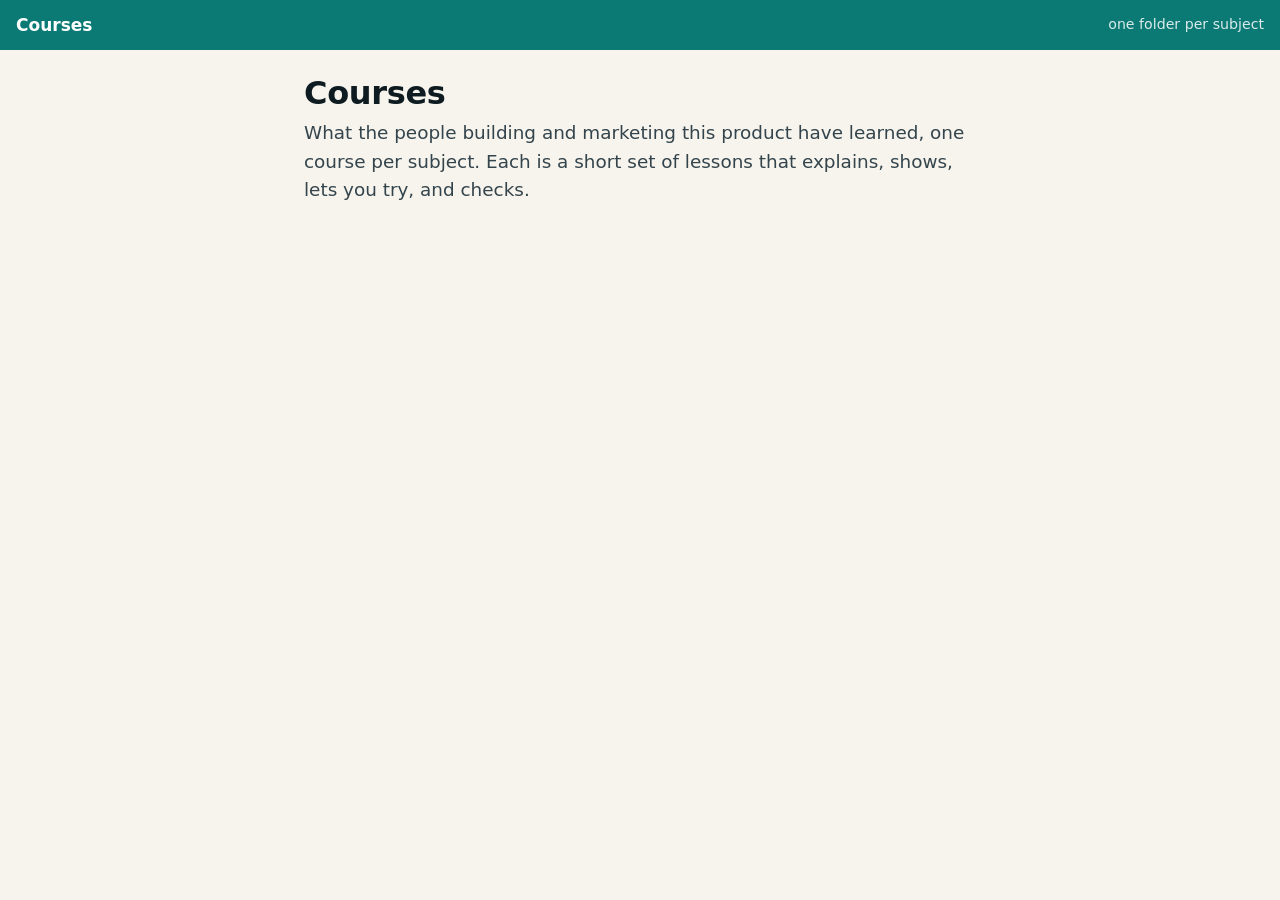
<file: skills/add-course/templates/index.html>
<!doctype html>
<html lang="en">
<head>
<meta charset="utf-8">
<meta name="viewport" content="width=device-width, initial-scale=1">
<title>Courses</title>
<link rel="stylesheet" href="course.css">
</head>
<body>
<div class="topbar"><a href="./">Courses</a><small>one folder per subject</small></div>
<main>
  <h1>Courses</h1>
  <p class="lede">What the people building and marketing this product have learned, one course per subject. Each is a short set of lessons that explains, shows, lets you try, and checks.</p>
  <ul class="courses">
    <!-- add-course appends one <li> per course here; refine-course fills its TODOs -->
  </ul>
</main>
<script src="course.js"></script>
</body>
</html>
</file>
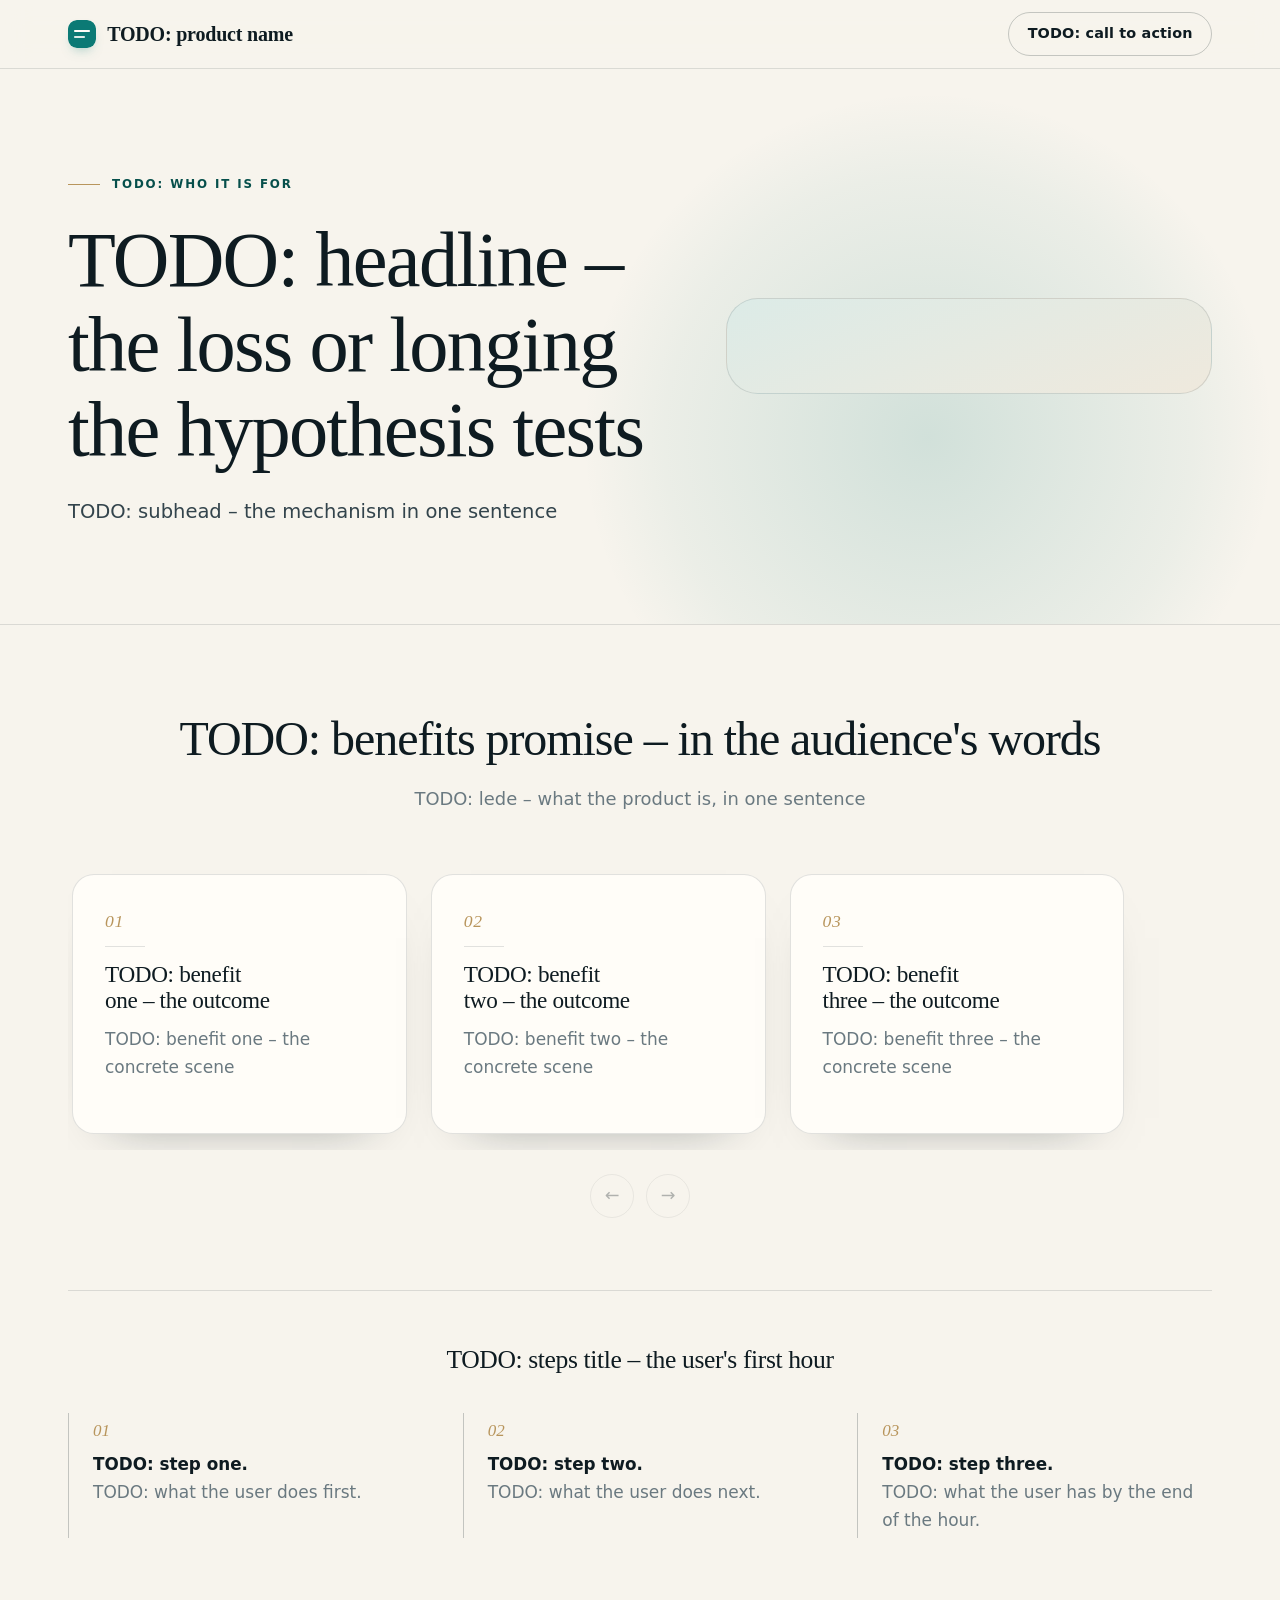
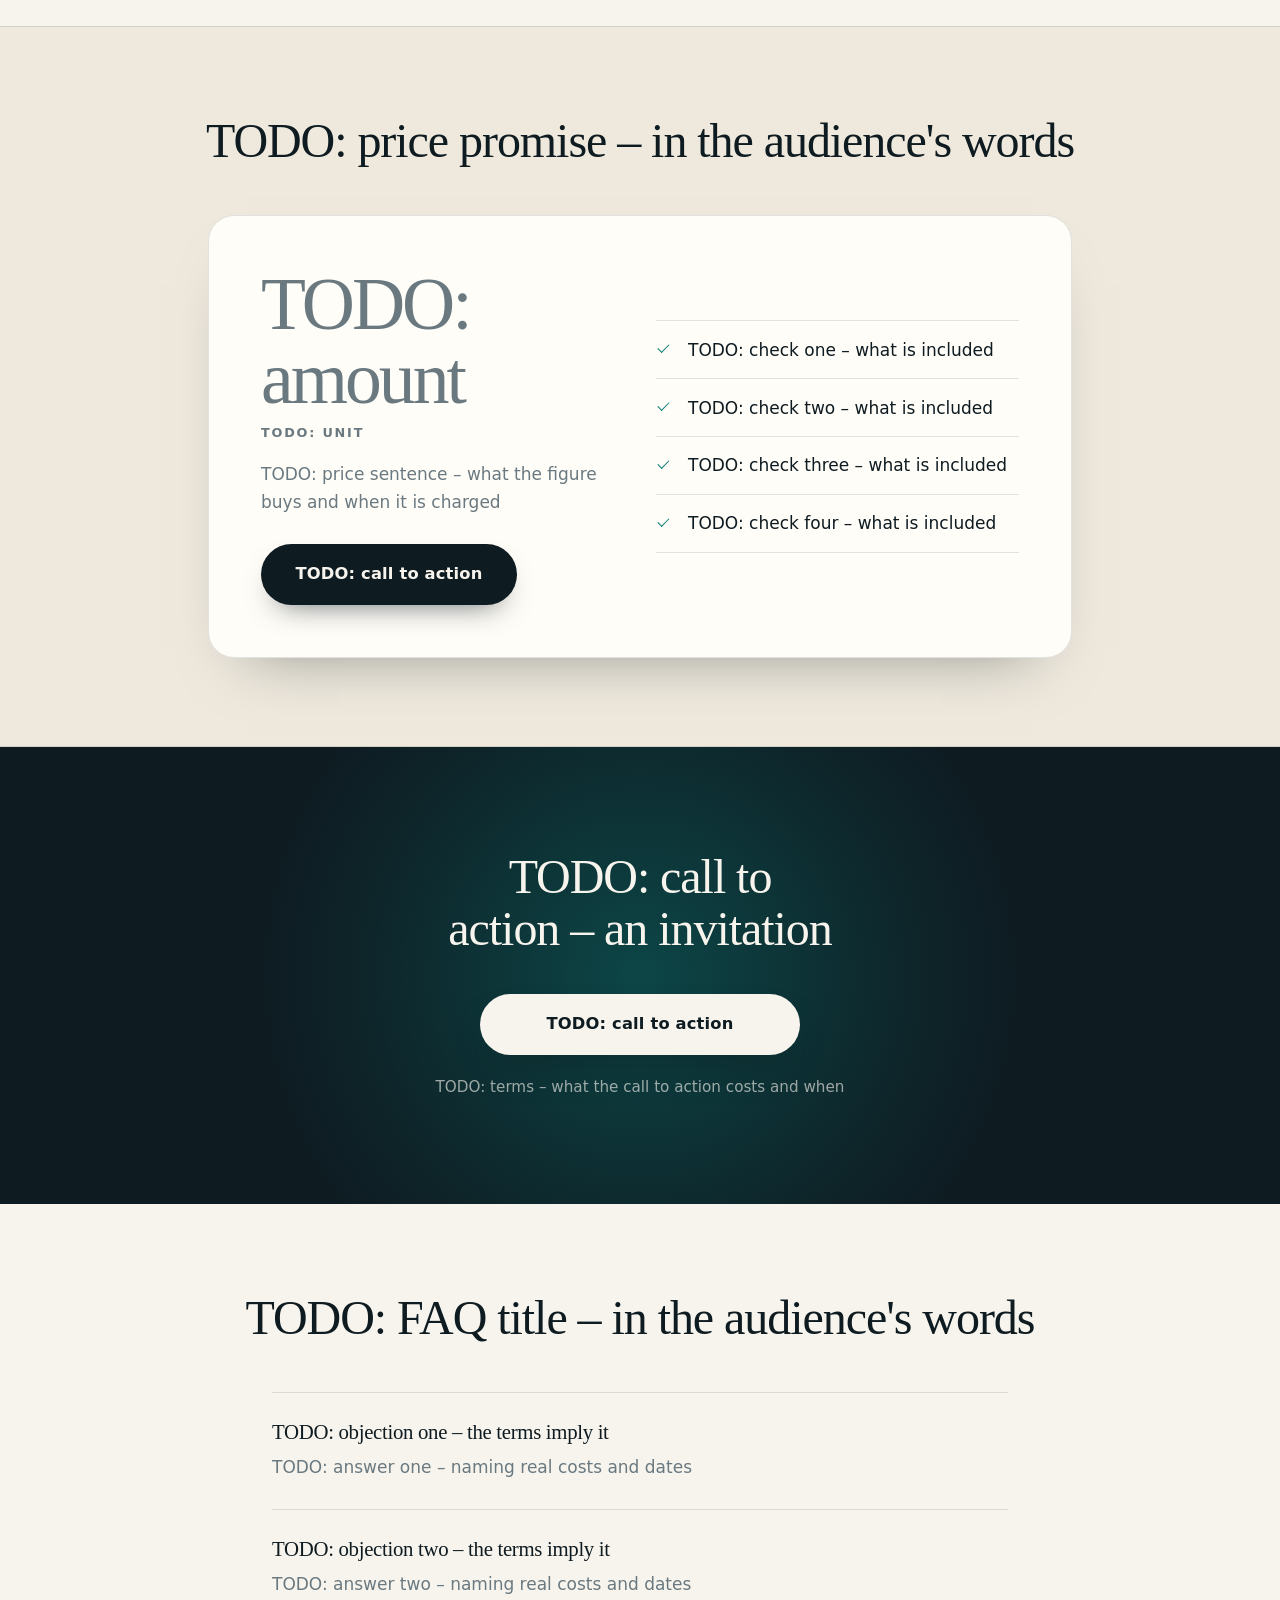
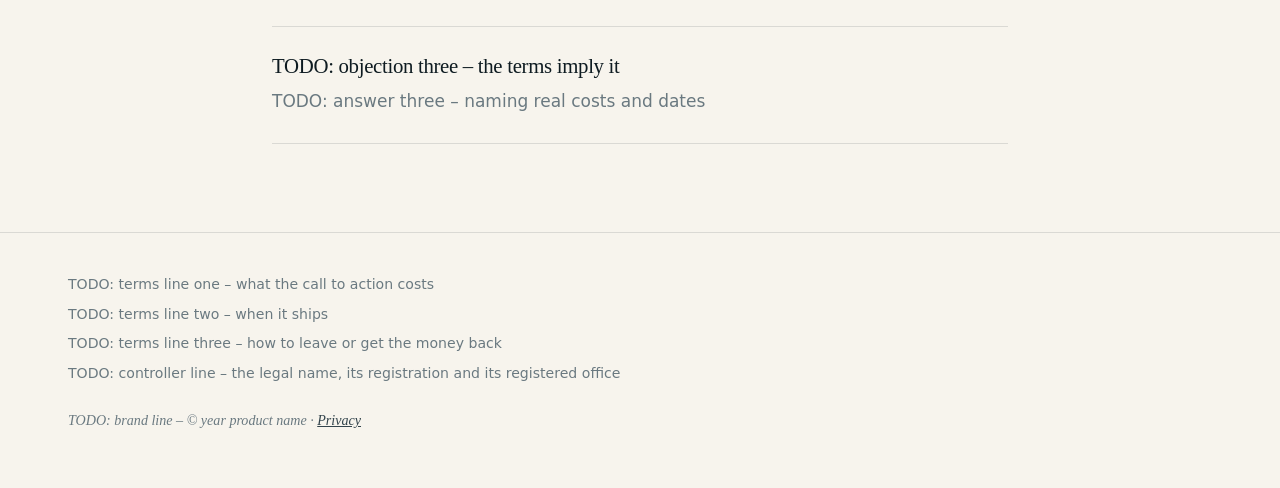
<file: skills/add-landing-page/templates/index.html>
<!doctype html>
<html lang="en">
<head>
<meta charset="utf-8">
<meta name="viewport" content="width=device-width, initial-scale=1">
<title>TODO: headline</title>
<meta property="og:title" content="TODO: headline">
<meta property="og:description" content="TODO: subhead – the mechanism in one sentence">
<meta property="og:type" content="website">
<style>
  :root {
    /* TODO: look */
    --surface: #f7f4ed;
    --surface-deep: #efe9dd;
    --panel: #fffdf8;
    --ink: #0e1b21;
    --ink-soft: #33444c;
    --muted: #6a7980;
    --line: rgba(14, 27, 33, 0.12);
    --line-strong: rgba(14, 27, 33, 0.22);
    --accent: #0b7a75;
    --accent-deep: #064f4b;
    --accent-mist: #dcebe7;
    --gold: #b8955c;
    --serif: "New York", ui-serif, "Iowan Old Style", "Palatino Linotype", Palatino, Georgia, serif;
  }
  * { box-sizing: border-box; }
  html { scroll-behavior: smooth; }
  body {
    margin: 0;
    font-family: system-ui, -apple-system, "Segoe UI", Roboto, sans-serif;
    font-size: 17px;
    line-height: 1.65;
    color: var(--ink);
    background: var(--surface);
    -webkit-font-smoothing: antialiased;
    text-rendering: optimizeLegibility;
  }
  ::selection { background: var(--accent-mist); color: var(--ink); }
  :focus-visible { outline: 2px solid var(--accent); outline-offset: 3px; }
  .wrap { max-width: 74rem; margin: 0 auto; padding: 0 1.25rem; }
  h1, h2, h3 { margin: 0; font-family: var(--serif); font-weight: 500; line-height: 1.08; letter-spacing: -0.022em; text-wrap: balance; }
  h1 { font-size: clamp(2.7rem, 6.2vw, 4.9rem); }
  h2 { font-size: clamp(2rem, 4.2vw, 3rem); text-align: center; }
  h3 { font-size: 1.45rem; letter-spacing: -0.015em; }
  p { margin: 0; }
  .eyebrow { display: inline-flex; align-items: center; gap: 0.75rem; font-size: 0.74rem; font-weight: 600; letter-spacing: 0.16em; text-transform: uppercase; color: var(--accent-deep); margin-bottom: 1.5rem; }
  .eyebrow::before { content: ""; width: 2rem; height: 1px; background: var(--gold); }

  .top { position: sticky; top: 0; z-index: 10; background: color-mix(in srgb, var(--surface) 82%, transparent); backdrop-filter: saturate(140%) blur(14px); -webkit-backdrop-filter: saturate(140%) blur(14px); border-bottom: 1px solid var(--line); }
  .bar { display: flex; align-items: center; justify-content: space-between; height: 4.25rem; }
  .brand { display: inline-flex; align-items: center; gap: 0.7rem; font-family: var(--serif); font-weight: 600; font-size: 1.25rem; letter-spacing: -0.01em; color: var(--ink); text-decoration: none; }
  .brand svg { border-radius: 9px; box-shadow: 0 6px 14px -8px color-mix(in srgb, var(--accent) 80%, transparent); }
  .brand svg rect { fill: var(--accent); }
  .brand svg path { stroke: var(--panel); }
  .brand svg path + path { stroke: var(--accent-mist); }

  .button { display: block; padding: 1.05rem 1.9rem; border-radius: 999px; background: var(--ink); color: var(--surface); font-size: 1.02rem; font-weight: 600; letter-spacing: 0.01em; text-align: center; text-decoration: none; box-shadow: 0 14px 30px -16px color-mix(in srgb, var(--ink) 70%, transparent); transition: background 0.2s, transform 0.2s, box-shadow 0.2s; }
  .button:hover { background: var(--accent-deep); transform: translateY(-1px); box-shadow: 0 18px 34px -16px color-mix(in srgb, var(--accent-deep) 70%, transparent); }
  .button.small { display: inline-block; padding: 0.6rem 1.15rem; font-size: 0.9rem; background: transparent; color: var(--ink); border: 1px solid var(--line-strong); box-shadow: none; }
  .button.small:hover { background: var(--ink); color: var(--surface); transform: none; }

  .intro { position: relative; overflow: hidden; padding: 4rem 0 4.5rem; border-bottom: 1px solid var(--line); }
  .intro::before { content: ""; position: absolute; inset: -20% -10% auto auto; width: 60rem; height: 60rem; border-radius: 50%; background: radial-gradient(closest-side, color-mix(in srgb, var(--accent) 16%, transparent), color-mix(in srgb, var(--accent) 5%, transparent) 55%, transparent 72%); pointer-events: none; }
  .intro .wrap { position: relative; display: grid; gap: 3rem; align-items: center; }
  #headline p { font-size: 1.22rem; line-height: 1.6; color: var(--ink-soft); margin-top: 1.5rem; max-width: 31rem; }
  #hero { margin: 0; position: relative; padding: 2.5rem 1rem; }
  #hero::before { content: ""; position: absolute; inset: 0; border-radius: 32px; background: linear-gradient(160deg, var(--accent-mist), var(--surface-deep)); border: 1px solid var(--line); }
  #hero img { position: relative; display: block; width: 100%; max-width: 19rem; height: auto; margin: 0 auto; border-radius: 38px; border: 9px solid var(--ink); box-shadow: 0 50px 90px -40px color-mix(in srgb, var(--ink) 65%, transparent), 0 0 0 1px color-mix(in srgb, var(--panel) 35%, transparent); }
  #hero img.desktop { max-width: 100%; border-radius: 14px; border: 1px solid var(--line); }

  section { padding: 5.5rem 0; }
  .lede { text-align: center; color: var(--muted); font-size: 1.12rem; max-width: 36rem; margin: 1.25rem auto 0; }

  #benefits .grid { display: grid; grid-auto-flow: column; grid-auto-columns: min(85%, 22rem); gap: 1.5rem; margin-top: 3.5rem; padding: 0.25rem 0.25rem 1rem; overflow-x: auto; scroll-snap-type: x mandatory; scrollbar-width: none; }
  #benefits .grid::-webkit-scrollbar { display: none; }
  #benefits .benefit { scroll-snap-align: start; }
  .carousel-nav { display: flex; justify-content: center; gap: 0.75rem; margin-top: 1.5rem; }
  .carousel-nav button { width: 2.75rem; height: 2.75rem; border-radius: 50%; border: 1px solid var(--line-strong); background: transparent; color: var(--ink); font: inherit; font-size: 1.1rem; cursor: pointer; transition: background 0.2s, color 0.2s; }
  .carousel-nav button:hover { background: var(--ink); color: var(--surface); }
  .carousel-nav button:disabled { opacity: 0.3; cursor: default; background: transparent; color: var(--ink); }
  .benefit { display: flex; flex-direction: column; background: var(--panel); border: 1px solid var(--line); border-radius: 22px; padding: 2rem 2rem 1.5rem; box-shadow: 0 1px 0 color-mix(in srgb, var(--panel) 80%, transparent) inset, 0 24px 50px -40px color-mix(in srgb, var(--ink) 50%, transparent); }
  .benefit h3 { margin-top: 0.4rem; }
  .benefit p { color: var(--muted); margin-top: 0.75rem; margin-bottom: 1.75rem; }
  .benefit img { display: block; width: 100%; height: 17rem; margin-top: auto; object-fit: cover; object-position: left top; border-radius: 14px; border: 1px solid var(--line); background: var(--surface-deep); }
  .num { align-self: flex-start; font-family: var(--serif); font-style: italic; font-size: 1.1rem; color: var(--gold); letter-spacing: 0.04em; padding-bottom: 0.6rem; margin-bottom: 0.6rem; border-bottom: 1px solid var(--line); min-width: 2.5rem; }

  .steps { margin-top: 4.5rem; padding-top: 3rem; border-top: 1px solid var(--line); text-align: center; }
  .steps-title { font-family: var(--serif); font-size: 1.6rem; letter-spacing: -0.015em; }
  .steps ol { list-style: none; counter-reset: step; padding: 0; margin: 2rem 0 0; display: grid; gap: 1.5rem; text-align: left; }
  .steps li { counter-increment: step; padding: 0.25rem 0 0.25rem 1.5rem; border-left: 1px solid var(--line-strong); color: var(--muted); }
  .steps li::before { content: "0" counter(step); display: block; font-family: var(--serif); font-style: italic; color: var(--gold); margin-bottom: 0.35rem; }
  .steps strong { display: block; color: var(--ink); font-weight: 600; font-size: 1.05rem; }

  #price { background: var(--surface-deep); border-top: 1px solid var(--line); border-bottom: 1px solid var(--line); }
  .price-card { max-width: 54rem; margin: 3rem auto 0; background: var(--panel); border: 1px solid var(--line); border-radius: 26px; padding: 2.5rem; display: grid; gap: 2rem; box-shadow: 0 30px 60px -40px color-mix(in srgb, var(--ink) 50%, transparent); }
  .price-card .amount { font-family: var(--serif); font-size: 4.6rem; line-height: 1; letter-spacing: -0.04em; }
  .price-card .amount small { display: block; font-family: system-ui, -apple-system, "Segoe UI", Roboto, sans-serif; font-size: 0.8rem; font-weight: 600; letter-spacing: 0.14em; text-transform: uppercase; color: var(--muted); margin-top: 0.75rem; }
  .price-card p { color: var(--muted); }
  .price-main p + p { margin-top: 1.25rem; max-width: 22rem; }
  .price-main .button { margin-top: 1.75rem; max-width: 16rem; }
  .checks { list-style: none; padding: 0; margin: 0; display: grid; gap: 0; align-self: center; }
  .checks li { padding: 0.9rem 0 0.9rem 2rem; position: relative; color: var(--ink); border-bottom: 1px solid var(--line); }
  .checks li:first-child { border-top: 1px solid var(--line); }
  .checks li::before { content: ""; position: absolute; left: 0.1rem; top: 1.45rem; width: 0.6rem; height: 0.32rem; border-left: 1.5px solid var(--accent); border-bottom: 1.5px solid var(--accent); transform: rotate(-45deg); }

  #cta { position: relative; overflow: hidden; background: var(--ink); color: var(--surface); text-align: center; padding: 6.5rem 0; }
  #cta::before { content: ""; position: absolute; left: 50%; top: 50%; width: 70rem; height: 70rem; transform: translate(-50%, -50%); border-radius: 50%; background: radial-gradient(closest-side, color-mix(in srgb, var(--accent) 45%, transparent), color-mix(in srgb, var(--accent) 10%, transparent) 50%, transparent 70%); pointer-events: none; }
  #cta .wrap { position: relative; max-width: 40rem; }
  #cta h2 { color: var(--surface); }
  #cta .button { margin: 2.5rem auto 0; max-width: 20rem; background: var(--surface); color: var(--ink); box-shadow: 0 20px 40px -20px color-mix(in srgb, var(--ink) 80%, transparent); }
  #cta .button:hover { background: var(--panel); }
  #cta p { color: color-mix(in srgb, var(--surface) 62%, transparent); margin-top: 1.25rem; font-size: 0.95rem; }

  #faq .list { max-width: 46rem; margin: 3rem auto 0; border-top: 1px solid var(--line); }
  .qa { border-bottom: 1px solid var(--line); padding: 1.75rem 0; }
  .qa h3 { font-size: 1.3rem; }
  .qa p { color: var(--muted); margin-top: 0.6rem; }

  #terms { border-top: 1px solid var(--line); padding: 2.5rem 0 3.5rem; font-size: 0.88rem; color: var(--muted); }
  #terms p + p { margin-top: 0.4rem; }
  #terms p:last-child { margin-top: 1.5rem; font-family: var(--serif); font-style: italic; }
  #terms a, #waitlist a { color: var(--ink-soft); }

  #waitlist { max-width: 26rem; width: calc(100% - 2.5rem); padding: 2.25rem; border: 1px solid var(--line-strong); border-radius: 22px; background: var(--panel); color: var(--ink); }
  #waitlist::backdrop { background: color-mix(in srgb, var(--surface) 70%, transparent); backdrop-filter: blur(6px); }
  #waitlist h3 { font-size: 1.6rem; }
  #waitlist p { color: var(--muted); margin-top: 0.6rem; }
  #waitlist label { display: block; margin-top: 1.5rem; font-size: 0.85rem; font-weight: 600; color: var(--ink-soft); }
  #waitlist input { display: block; width: 100%; margin-top: 0.4rem; padding: 0.85rem 1rem; border-radius: 12px; border: 1px solid var(--line-strong); background: var(--surface); color: var(--ink); font: inherit; }
  #waitlist button { width: 100%; margin-top: 1.25rem; border: 0; cursor: pointer; font: inherit; font-weight: 600; }
  #waitlist .close { position: absolute; top: 0.75rem; right: 1rem; width: auto; margin: 0; background: none; color: var(--muted); font-size: 1.5rem; }
  #waitlist .error { color: var(--accent-deep); font-size: 0.9rem; }
  #waitlist .done { display: none; }
  #waitlist.sent form { display: none; }
  #waitlist.sent .done { display: block; }

  @media (min-width: 54rem) {
    .intro { padding: 6rem 0; }
    .intro .wrap { grid-template-columns: 1.1fr 0.9fr; gap: 4rem; }
    #hero { padding: 3rem 2rem; }
    #benefits .grid { grid-auto-columns: calc((100% - 3rem) / 3.25); }
    .steps ol { grid-template-columns: repeat(3, 1fr); gap: 2.5rem; }
    .price-card { grid-template-columns: 1fr 1fr; padding: 3.25rem; }
  }
</style>
<script>
  !function(t,e){var o,n,p,r;e.__SV||(window.posthog=e,e._i=[],e.init=function(i,s,a){function g(t,e){var o=e.split(".");2==o.length&&(t=t[o[0]],e=o[1]),t[e]=function(){t.push([e].concat(Array.prototype.slice.call(arguments,0)))}}(p=t.createElement("script")).type="text/javascript",p.crossOrigin="anonymous",p.async=!0,p.src=s.api_host.replace(".i.posthog.com","-assets.i.posthog.com")+"/static/array.js",(r=t.getElementsByTagName("script")[0]).parentNode.insertBefore(p,r);var u=e;for(void 0!==a?u=e[a]=[]:a="posthog",u.people=u.people||[],u.toString=function(t){var e="posthog";return"posthog"!==a&&(e+="."+a),t||(e+=" (stub)"),e},u.people.toString=function(){return u.toString(1)+".people (stub)"},o="init capture register register_once register_for_session unregister unregister_for_session getFeatureFlag getFeatureFlagPayload isFeatureEnabled reloadFeatureFlags updateEarlyAccessFeatureEnrollment getEarlyAccessFeatures on onFeatureFlags onSessionId getSurveys getActiveMatchingSurveys renderSurvey canRenderSurvey getNextSurveyStep identify setPersonProperties group resetGroups setPersonPropertiesForFlags resetPersonPropertiesForFlags setGroupPropertiesForFlags resetGroupPropertiesForFlags reset get_distinct_id getGroups get_session_id get_session_replay_url alias set_config startSessionRecording stopSessionRecording sessionRecordingStarted captureException loadToolbar get_property getSessionProperty createPersonProfile opt_in_capturing opt_out_capturing has_opted_in_capturing has_opted_out_capturing clear_opt_in_out_capturing debug".split(" "),n=0;n<o.length;n++)g(u,o[n]);e._i.push([i,s,a])},e.__SV=1)}(document,window.posthog||[]);
  // TODO: analytics – the PostHog project key, and the region host: https://eu.i.posthog.com or https://us.i.posthog.com.
  posthog.init('TODO: project key', { api_host: 'https://eu.i.posthog.com', person_profiles: 'identified_only', persistence: 'memory' });
</script>
</head>
<body>
<nav class="top" aria-label="Main">
  <div class="wrap bar">
    <a class="brand" href="#headline">
      <svg width="28" height="28" viewBox="0 0 28 28" aria-hidden="true"><rect width="28" height="28" rx="8"/><path d="M7 11h14" fill="none" stroke-width="2.2" stroke-linecap="round"/><path d="M7 17h9" fill="none" stroke-width="2.2" stroke-linecap="round"/></svg>
      TODO: product name
    </a>
    <a class="button small" href="#waitlist" data-waitlist="nav">TODO: call to action</a>
  </div>
</nav>
<div class="intro">
  <div class="wrap">
    <header id="headline">
      <span class="eyebrow">TODO: who it is for</span>
      <h1>TODO: headline – the loss or longing the hypothesis tests</h1>
      <p>TODO: subhead – the mechanism in one sentence</p>
    </header>

    <figure id="hero">
      <!-- TODO: hero screen – &lt;img src="mock-{hero-slug}.png" alt="…"&gt; goes here. -->
    </figure>
  </div>
</div>

<section id="benefits">
  <div class="wrap">
    <h2>TODO: benefits promise – in the audience's words</h2>
    <p class="lede">TODO: lede – what the product is, in one sentence</p>
    <div class="grid">
      <div class="benefit">
        <span class="num">01</span>
        <h3>TODO: benefit one – the outcome</h3>
        <p>TODO: benefit one – the concrete scene</p>
        <!-- TODO: screenshot – &lt;img src="mock-{slug}.png" alt="…"&gt; goes here. -->
      </div>
      <div class="benefit">
        <span class="num">02</span>
        <h3>TODO: benefit two – the outcome</h3>
        <p>TODO: benefit two – the concrete scene</p>
        <!-- TODO: screenshot – &lt;img src="mock-{slug}.png" alt="…"&gt; goes here. -->
      </div>
      <div class="benefit">
        <span class="num">03</span>
        <h3>TODO: benefit three – the outcome</h3>
        <p>TODO: benefit three – the concrete scene</p>
        <!-- TODO: screenshot – &lt;img src="mock-{slug}.png" alt="…"&gt; goes here. -->
      </div>
    </div>
    <div class="carousel-nav">
      <button type="button" data-step="-1" aria-label="Previous benefit">←</button>
      <button type="button" data-step="1" aria-label="Next benefit">→</button>
    </div>
    <div class="steps">
      <p class="steps-title">TODO: steps title – the user's first hour</p>
      <ol>
        <li><strong>TODO: step one.</strong> TODO: what the user does first.</li>
        <li><strong>TODO: step two.</strong> TODO: what the user does next.</li>
        <li><strong>TODO: step three.</strong> TODO: what the user has by the end of the hour.</li>
      </ol>
    </div>
  </div>
</section>

<section id="price">
  <div class="wrap">
    <h2>TODO: price promise – in the audience's words</h2>
    <div class="price-card">
      <div class="price-main">
        <p class="amount">TODO: amount<small>TODO: unit</small></p>
        <p>TODO: price sentence – what the figure buys and when it is charged</p>
        <a class="button" href="#waitlist" data-waitlist="price">TODO: call to action</a>
      </div>
      <ul class="checks">
        <li>TODO: check one – what is included</li>
        <li>TODO: check two – what is included</li>
        <li>TODO: check three – what is included</li>
        <li>TODO: check four – what is included</li>
      </ul>
    </div>
  </div>
</section>

<section id="cta">
  <div class="wrap">
    <h2>TODO: call to action – an invitation</h2>
    <a class="button" href="#waitlist" data-waitlist="cta">TODO: call to action</a>
    <p>TODO: terms – what the call to action costs and when</p>
  </div>
</section>

<section id="faq">
  <div class="wrap">
    <h2>TODO: FAQ title – in the audience's words</h2>
    <div class="list">
      <div class="qa"><h3>TODO: objection one – the terms imply it</h3><p>TODO: answer one – naming real costs and dates</p></div>
      <div class="qa"><h3>TODO: objection two – the terms imply it</h3><p>TODO: answer two – naming real costs and dates</p></div>
      <div class="qa"><h3>TODO: objection three – the terms imply it</h3><p>TODO: answer three – naming real costs and dates</p></div>
    </div>
  </div>
</section>

<footer id="terms">
  <div class="wrap">
    <p>TODO: terms line one – what the call to action costs</p>
    <p>TODO: terms line two – when it ships</p>
    <p>TODO: terms line three – how to leave or get the money back</p>
    <p>TODO: controller line – the legal name, its registration and its registered office</p>
    <p>TODO: brand line – © year product name · <a href="/privacy">Privacy</a></p>
  </div>
</footer>
<dialog id="waitlist" aria-labelledby="waitlist-title">
  <button class="close" type="button" aria-label="Close">×</button>
  <form>
    <h3 id="waitlist-title">TODO: waitlist title – that it is not out yet</h3>
    <p>TODO: waitlist body – what the sign-up gets and when, in one or two sentences <a href="/privacy">Privacy</a></p>
    <label for="waitlist-email">Email</label>
    <input id="waitlist-email" name="email" type="email" autocomplete="email" required>
    <button class="button" type="submit">Join the waitlist</button>
    <p class="error" role="alert" hidden>That didn't go through. Check the address and try again.</p>
  </form>
  <div class="done">
    <h3>You're on the list</h3>
    <p>TODO: waitlist done – what happens next, in one sentence</p>
  </div>
</dialog>
<script>
  const cards = document.querySelector('#benefits .grid');
  const [previous, next] = document.querySelectorAll('.carousel-nav button');
  const updateNav = () => {
    previous.disabled = cards.scrollLeft <= 1;
    next.disabled = cards.scrollLeft + cards.clientWidth >= cards.scrollWidth - 1;
  };
  [previous, next].forEach(button => button.addEventListener('click', () => {
    const card = cards.querySelector('.benefit');
    cards.scrollBy({ left: Number(button.dataset.step) * (card.offsetWidth + 24), behavior: 'smooth' });
  }));
  cards.addEventListener('scroll', updateNav, { passive: true });
  updateNav();

  const waitlist = document.getElementById('waitlist');
  document.querySelectorAll('[data-waitlist]').forEach(link => link.addEventListener('click', event => {
    event.preventDefault();
    posthog.capture('buy_click', { placement: link.dataset.waitlist });
    waitlist.showModal();
  }));
  waitlist.querySelector('.close').addEventListener('click', () => waitlist.close());
  waitlist.querySelector('form').addEventListener('submit', async event => {
    event.preventDefault();
    const form = event.target;
    const email = form.email.value.trim();
    const error = form.querySelector('.error');
    form.querySelector('[type=submit]').disabled = true;
    error.hidden = true;
    try {
      const response = await fetch('/api/waitlist', {
        method: 'POST',
        headers: { 'Content-Type': 'application/json' },
        body: JSON.stringify({ email }),
      });
      if (!response.ok) throw new Error(response.status);
      posthog.identify(email, { email });
      posthog.capture('waitlist_signup');
      waitlist.classList.add('sent');
    } catch {
      error.hidden = false;
    } finally {
      form.querySelector('[type=submit]').disabled = false;
    }
  });
</script>
</body>
</html>
</file>
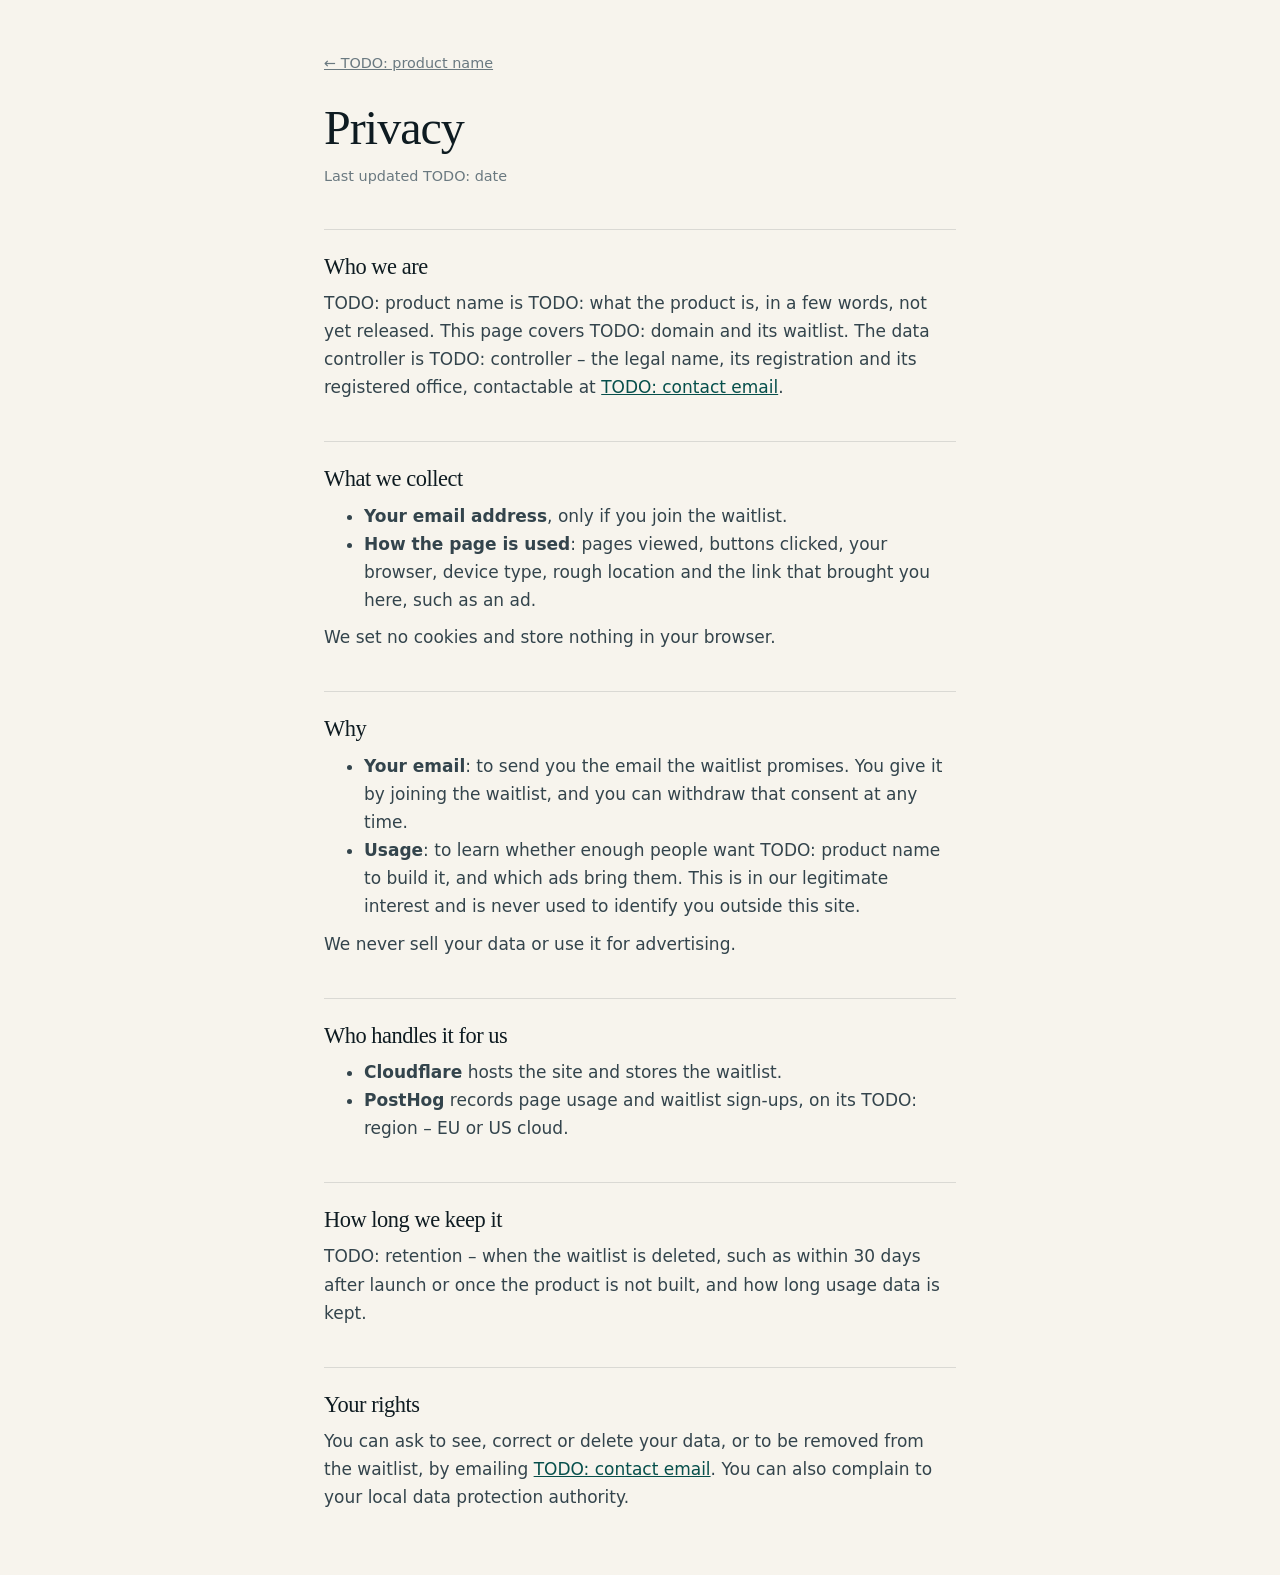
<file: skills/add-landing-page/templates/privacy.html>
<!doctype html>
<html lang="en">
<head>
<meta charset="utf-8">
<meta name="viewport" content="width=device-width, initial-scale=1">
<title>Privacy – TODO: product name</title>
<meta name="robots" content="noindex">
<style>
  :root {
    /* TODO: look */
    --surface: #f7f4ed;
    --surface-deep: #efe9dd;
    --panel: #fffdf8;
    --ink: #0e1b21;
    --ink-soft: #33444c;
    --muted: #6a7980;
    --line: rgba(14, 27, 33, 0.12);
    --line-strong: rgba(14, 27, 33, 0.22);
    --accent: #0b7a75;
    --accent-deep: #064f4b;
    --accent-mist: #dcebe7;
    --gold: #b8955c;
    --serif: "New York", ui-serif, "Iowan Old Style", "Palatino Linotype", Palatino, Georgia, serif;
  }
  * { box-sizing: border-box; }
  body { margin: 0; font-family: system-ui, -apple-system, "Segoe UI", Roboto, sans-serif; font-size: 17px; line-height: 1.65; color: var(--ink-soft); background: var(--surface); -webkit-font-smoothing: antialiased; }
  :focus-visible { outline: 2px solid var(--accent); outline-offset: 3px; }
  main { max-width: 42rem; margin: 0 auto; padding: 3rem 1.25rem 4rem; }
  a { color: var(--accent-deep); }
  .back { font-size: 0.9rem; color: var(--muted); }
  h1, h2 { font-family: var(--serif); font-weight: 500; color: var(--ink); letter-spacing: -0.02em; line-height: 1.15; }
  h1 { font-size: clamp(2.2rem, 5vw, 3rem); margin: 1.5rem 0 0.5rem; }
  h2 { font-size: 1.4rem; margin: 2.5rem 0 0.5rem; padding-top: 1.5rem; border-top: 1px solid var(--line); }
  p, ul { margin: 0.6rem 0 0; }
  .updated { color: var(--muted); font-size: 0.9rem; }
</style>
</head>
<body>
<main>
  <a class="back" href="/">← TODO: product name</a>
  <h1>Privacy</h1>
  <p class="updated">Last updated TODO: date</p>

  <h2>Who we are</h2>
  <p>TODO: product name is TODO: what the product is, in a few words, not yet released. This page covers TODO: domain and its waitlist. The data controller is TODO: controller – the legal name, its registration and its registered office, contactable at <a href="mailto:TODO: contact email">TODO: contact email</a>.</p>

  <h2>What we collect</h2>
  <ul>
    <li><strong>Your email address</strong>, only if you join the waitlist.</li>
    <li><strong>How the page is used</strong>: pages viewed, buttons clicked, your browser, device type, rough location and the link that brought you here, such as an ad.</li>
  </ul>
  <p>We set no cookies and store nothing in your browser.</p>

  <h2>Why</h2>
  <ul>
    <li><strong>Your email</strong>: to send you the email the waitlist promises. You give it by joining the waitlist, and you can withdraw that consent at any time.</li>
    <li><strong>Usage</strong>: to learn whether enough people want TODO: product name to build it, and which ads bring them. This is in our legitimate interest and is never used to identify you outside this site.</li>
  </ul>
  <p>We never sell your data or use it for advertising.</p>

  <h2>Who handles it for us</h2>
  <ul>
    <li><strong>Cloudflare</strong> hosts the site and stores the waitlist.</li>
    <li><strong>PostHog</strong> records page usage and waitlist sign-ups, on its TODO: region – EU or US cloud.</li>
  </ul>

  <h2>How long we keep it</h2>
  <p>TODO: retention – when the waitlist is deleted, such as within 30 days after launch or once the product is not built, and how long usage data is kept.</p>

  <h2>Your rights</h2>
  <p>You can ask to see, correct or delete your data, or to be removed from the waitlist, by emailing <a href="mailto:TODO: contact email">TODO: contact email</a>. You can also complain to your local data protection authority.</p>
</main>
</body>
</html>
</file>
<file: skills/add-course/templates/course.css>
/* The shared look every course under docs/courses/ inherits. Edit only when every course should change. */
:root {
  --surface: #f7f4ed;
  --surface-deep: #efe9dd;
  --panel: #fffdf8;
  --ink: #0e1b21;
  --ink-soft: #33444c;
  --muted: #6a7980;
  --line: rgba(14, 27, 33, 0.12);
  --line-strong: rgba(14, 27, 33, 0.22);
  --accent: #0b7a75;
  --accent-deep: #064f4b;
  --accent-mist: #dcebe7;
  --gold: #b8955c;
  --ok: #2f7d4f;
  --bad: #a3422f;
  --measure: 44rem;
}
@media (prefers-color-scheme: dark) {
  :root {
    --surface: #0f1a1e;
    --surface-deep: #16252b;
    --panel: #15232a;
    --ink: #eef2f1;
    --ink-soft: #c4ceca;
    --muted: #8a9a98;
    --line: rgba(238, 242, 241, 0.14);
    --line-strong: rgba(238, 242, 241, 0.28);
    --accent: #3fb3ad;
    --accent-deep: #9fe0dc;
    --accent-mist: #173d3b;
    --gold: #d2b07a;
    --ok: #6fc48f;
    --bad: #e08a76;
  }
}

* { box-sizing: border-box; }
html { -webkit-text-size-adjust: 100%; }
body {
  margin: 0;
  font-family: system-ui, -apple-system, "Segoe UI", Roboto, sans-serif;
  color: var(--ink);
  background: var(--surface);
  font-size: 17px;
  line-height: 1.55;
}
a { color: var(--accent); }
a:hover { color: var(--accent-deep); }
code, kbd, pre { font-family: ui-monospace, SFMono-Regular, Menlo, Consolas, monospace; font-size: 0.92em; }
code { background: var(--surface-deep); padding: 0.1em 0.35em; border-radius: 6px; }
pre { background: var(--surface-deep); padding: 14px 16px; border-radius: 10px; overflow-x: auto; line-height: 1.45; }
pre code { background: none; padding: 0; }
h1, h2, h3 { line-height: 1.2; letter-spacing: -0.01em; }
h1 { font-size: 2rem; margin: 0 0 0.4rem; }
h2 { font-size: 1.4rem; margin: 2.2rem 0 0.6rem; }
h3 { font-size: 1.1rem; margin: 1.6rem 0 0.4rem; }
p, ul, ol { margin: 0 0 1rem; }
hr { border: 0; border-top: 1px solid var(--line); margin: 2rem 0; }
img, svg, canvas { max-width: 100%; height: auto; }

/* Chrome */
.topbar {
  display: flex; align-items: center; justify-content: space-between; gap: 12px; flex-wrap: wrap;
  padding: 12px 16px; background: var(--accent); color: #fff; font-weight: 700;
}
.topbar a { color: inherit; text-decoration: none; }
.topbar small { font-weight: 400; opacity: 0.85; }
.topbar .crumbs { display: flex; gap: 8px; align-items: baseline; flex-wrap: wrap; }
.topbar .crumbs span { opacity: 0.6; }
main { max-width: var(--measure); margin: 0 auto; padding: 24px 16px 64px; }
.lede { font-size: 1.15rem; color: var(--ink-soft); }
.muted { color: var(--muted); font-size: 0.9em; }
.card { background: var(--panel); border: 1px solid var(--line); border-radius: 12px; padding: 16px 18px; margin: 0 0 14px; }
.notice { background: var(--accent-mist); color: var(--accent-deep); border-radius: 10px; padding: 12px 14px; margin: 0 0 1rem; }
.pill { display: inline-block; padding: 2px 10px; border-radius: 999px; font-size: 0.8em; font-weight: 600; background: var(--surface-deep); }
.pill.ok { background: var(--accent-mist); color: var(--accent-deep); }
.button {
  display: inline-block; padding: 10px 16px; border: 0; border-radius: 10px; cursor: pointer;
  background: var(--accent); color: #fff; font: inherit; font-weight: 700; text-decoration: none;
}
.button.secondary { background: var(--surface-deep); color: var(--ink); }
.button:disabled { opacity: 0.5; cursor: default; }

/* Lesson shape: each part is a <section> with one of these classes */
.outcome { border-left: 4px solid var(--accent); padding: 4px 0 4px 14px; margin: 1.5rem 0; font-size: 1.05rem; }
.outcome strong { color: var(--accent-deep); }
.recap { background: var(--panel); border: 1px solid var(--line); border-radius: 12px; padding: 16px 18px; margin: 2rem 0 1rem; }
.recap h2 { margin-top: 0; }
figure { margin: 1.5rem 0; }
figure.visual { background: var(--panel); border: 1px solid var(--line); border-radius: 12px; padding: 16px; }
figcaption { color: var(--muted); font-size: 0.9em; margin-top: 8px; }
figure.visual svg text { fill: var(--ink); font-family: inherit; }
figure.visual svg .muted { fill: var(--muted); }
figure.visual svg .accent { fill: var(--accent); }
figure.visual svg .line { stroke: var(--line-strong); }

/* Try it: a slider or input drives the figure */
.controls { display: flex; gap: 12px 20px; flex-wrap: wrap; align-items: center; margin: 12px 0 0; }
.controls label { display: flex; align-items: center; gap: 8px; font-size: 0.95em; }
.controls input[type="range"] { accent-color: var(--accent); width: 160px; max-width: 100%; }
.controls output { font-variant-numeric: tabular-nums; font-weight: 600; min-width: 2.5ch; }

/* Check: a quiz */
.quiz { background: var(--panel); border: 1px solid var(--line); border-radius: 12px; padding: 16px 18px; margin: 1.5rem 0; }
.quiz p:first-child { font-weight: 600; }
.quiz label { display: block; padding: 8px 10px; border-radius: 8px; cursor: pointer; }
.quiz label:hover { background: var(--surface-deep); }
.quiz input { accent-color: var(--accent); margin-right: 8px; }
.quiz .feedback { margin: 10px 0 0; min-height: 1.4em; font-weight: 600; }
.quiz .feedback.right { color: var(--ok); }
.quiz .feedback.wrong { color: var(--bad); }

/* Reveal: native details */
details { background: var(--panel); border: 1px solid var(--line); border-radius: 10px; padding: 10px 14px; margin: 1rem 0; }
summary { cursor: pointer; font-weight: 600; }
details[open] summary { margin-bottom: 8px; }

/* Stepper: one step shown at a time */
.stepper > section { display: none; }
.stepper > section.current { display: block; }
.stepper .stepper-bar { display: flex; align-items: center; gap: 12px; margin-top: 12px; }
.stepper .stepper-bar .count { color: var(--muted); font-size: 0.9em; margin-left: auto; }

/* Lesson navigation and progress */
.lesson-nav { display: flex; justify-content: space-between; gap: 12px; margin: 2.5rem 0 0; padding-top: 1rem; border-top: 1px solid var(--line); }
.lesson-nav a { text-decoration: none; font-weight: 600; }
.lesson-nav .next { margin-left: auto; }
.lessons { list-style: none; padding: 0; counter-reset: lesson; }
.lessons li { display: flex; gap: 12px; align-items: baseline; padding: 10px 0; border-bottom: 1px solid var(--line); counter-increment: lesson; }
.lessons li::before { content: counter(lesson); display: inline-grid; place-items: center; width: 1.8em; height: 1.8em; border-radius: 999px; background: var(--surface-deep); font-size: 0.85em; font-weight: 700; flex: none; }
.lessons li.done::before { content: "✓"; background: var(--accent-mist); color: var(--accent-deep); }
.lessons li a { font-weight: 600; text-decoration: none; }
.courses { list-style: none; padding: 0; }
.courses li { padding: 12px 0; border-bottom: 1px solid var(--line); }
.courses li a { font-weight: 700; text-decoration: none; }
.courses li .muted { display: block; }
.mark-complete.done { background: var(--accent-mist); color: var(--accent-deep); }

@media (max-width: 480px) {
  body { font-size: 16px; }
  h1 { font-size: 1.6rem; }
  main { padding: 18px 16px 48px; }
}
</file>
